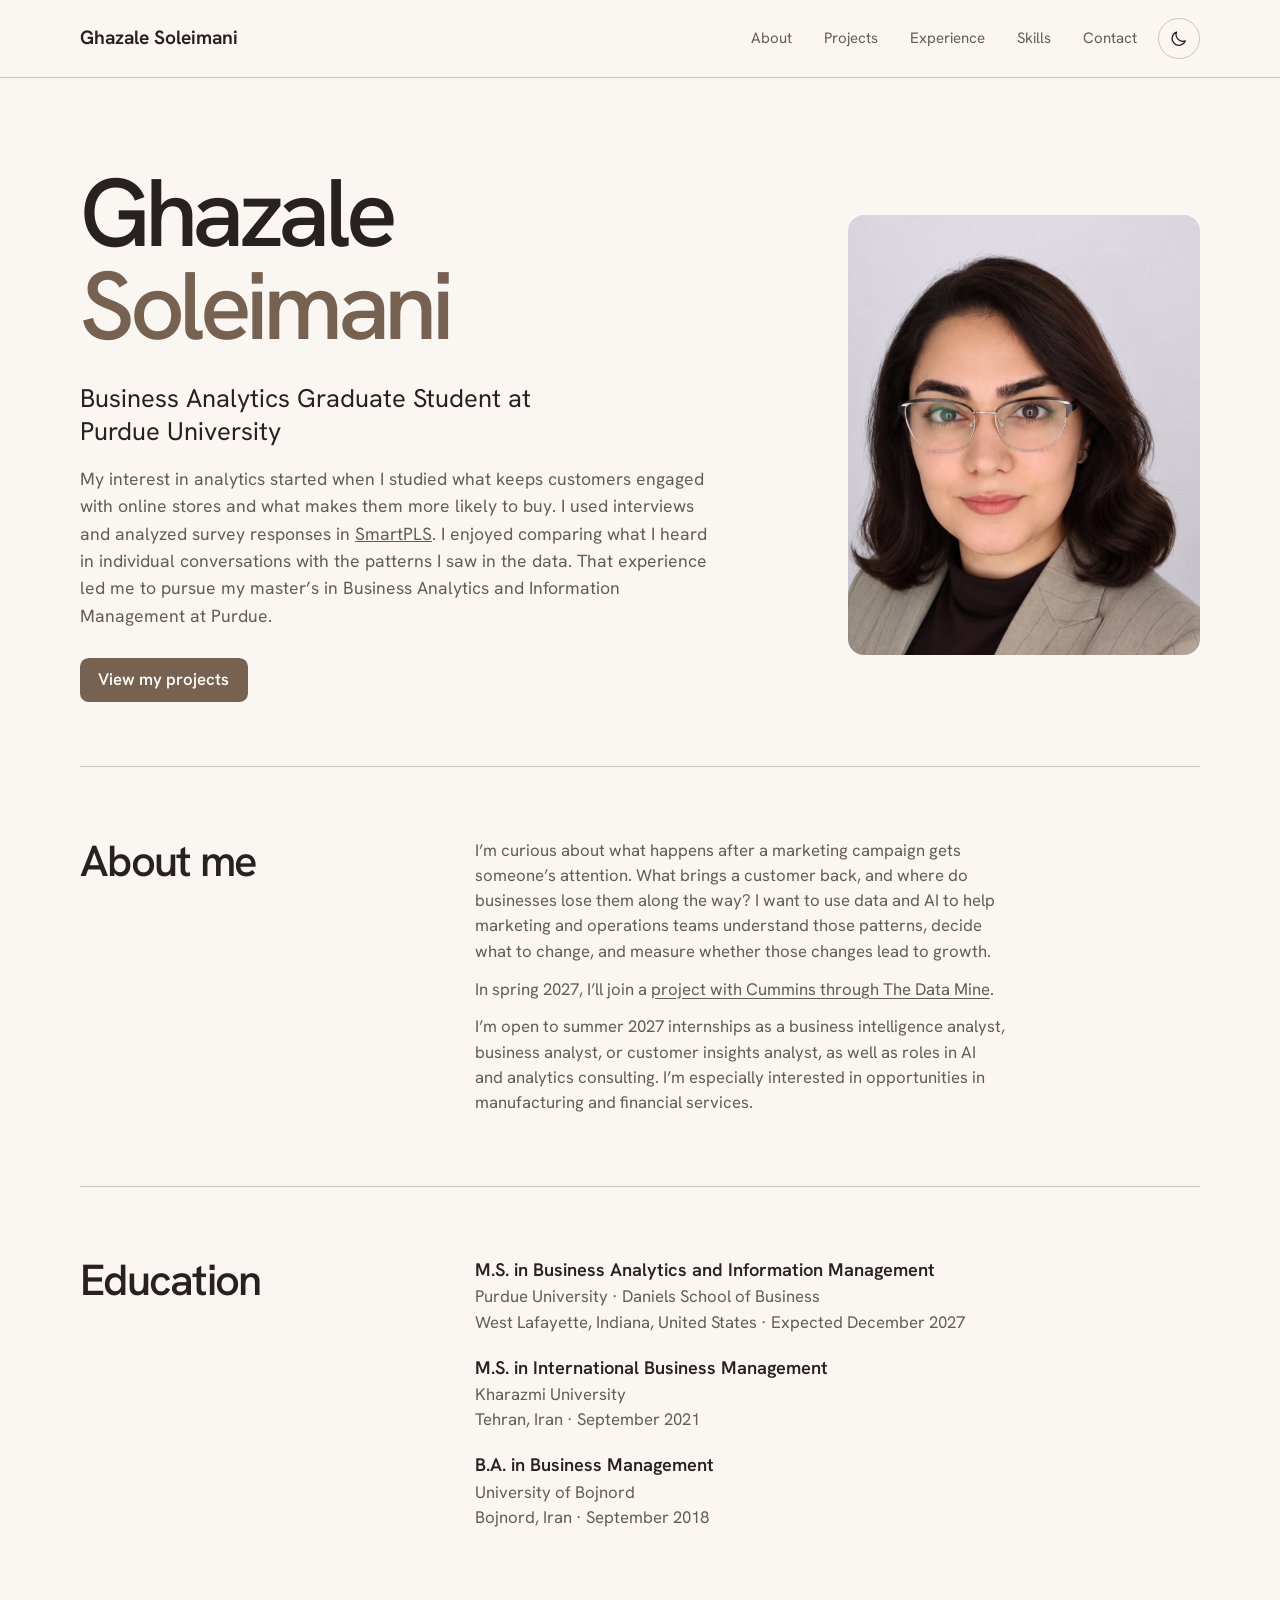
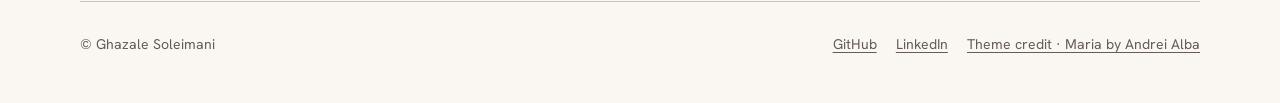
<file: index.html>
<!doctype html><html lang="en"><head><meta charset="utf-8"><meta name="viewport" content="width=device-width,initial-scale=1"><title>Ghazale Soleimani | Business analytics</title><meta name="description" content="Ghazale Soleimani studies business analytics at Purdue and uses customer, survey, and operational data to answer business questions."><script>try {
  const saved = localStorage.getItem('ghazale-portfolio-mode');
  if (saved === 'dark' || saved === 'light') document.documentElement.dataset.mode = saved;
} catch {}</script><link rel="stylesheet" href="assets/style.css"><script defer src="assets/theme.js"></script></head><body><a class="skip" href="#main-content">Skip to content</a><header class="top"><div class="shell toolbar"><a class="brand" href="index.html">Ghazale Soleimani</a><nav class="links" aria-label="Main navigation"><a href="index.html">About</a><a href="projects/index.html">Projects</a><a href="experience/index.html">Experience</a><a href="skills/index.html">Skills</a><a href="contact/index.html">Contact</a></nav><button type="button" id="theme" aria-label="Switch color mode" title="Switch color mode"><svg viewBox="0 0 24 24" aria-hidden="true"><g id="moon"><path d="M20 15.4A8.8 8.8 0 0 1 8.6 4a8.9 8.9 0 1 0 11.4 11.4Z"/></g><g id="sun" class="hide"><circle cx="12" cy="12" r="4"/><path d="M12 2v2m0 16v2M2 12h2m16 0h2M5 5l1.5 1.5m11 11L19 19M19 5l-1.5 1.5m-11 11L5 19"/></g></svg></button></div></header><main class="shell home" tabindex="-1" id="main-content"><section class="hero"><div><h1 tabindex="-1">Ghazale <span>Soleimani</span></h1><p class="role">Business Analytics Graduate Student at Purdue University</p><p class="about-intro">My interest in analytics started when I studied what keeps customers engaged with online stores and what makes them more likely to buy. I used interviews and analyzed survey responses in <a href="skills/index.html">SmartPLS</a>. I enjoyed comparing what I heard in individual conversations with the patterns I saw in the data. That experience led me to pursue my master’s in Business Analytics and Information Management at Purdue.</p><div class="actions"><a class="btn primary" href="projects/index.html">View my projects</a></div></div><img class="portrait" src="assets/ghazale-soleimani.jpg" alt="Portrait of Ghazale Soleimani" width="800" height="800"></section><section class="section split"><h2>About me</h2><div class="study-copy"><p>I’m curious about what happens after a marketing campaign gets someone’s attention. What brings a customer back, and where do businesses lose them along the way? I want to use data and AI to help marketing and operations teams understand those patterns, decide what to change, and measure whether those changes lead to growth.</p><p>In spring 2027, I’ll join a <a href="experience/index.html">project with Cummins through The Data Mine</a>.</p><p>I’m open to summer 2027 internships as a business intelligence analyst, business analyst, or customer insights analyst, as well as roles in AI and analytics consulting. I’m especially interested in opportunities in manufacturing and financial services.</p></div></section><section class="section split"><h2>Education</h2><div class="study-copy"><ul class="school-list"><li><strong>M.S. in Business Analytics and Information Management</strong><span>Purdue University · Daniels School of Business</span><br><span>West Lafayette, Indiana, United States · Expected December 2027</span></li><li><strong>M.S. in International Business Management</strong><span>Kharazmi University</span><br><span>Tehran, Iran · September 2021</span></li><li><strong>B.A. in Business Management</strong><span>University of Bojnord</span><br><span>Bojnord, Iran · September 2018</span></li></ul></div></section></main><footer class="shell"><span>© Ghazale Soleimani</span><div class="foot-links"><a href="https://github.com/ghazalesole">GitHub</a><a href="https://www.linkedin.com/in/ghazale-s/">LinkedIn</a><a href="https://github.com/xocothemes/maria">Theme credit · Maria by Andrei Alba</a></div></footer></body></html>
</file>
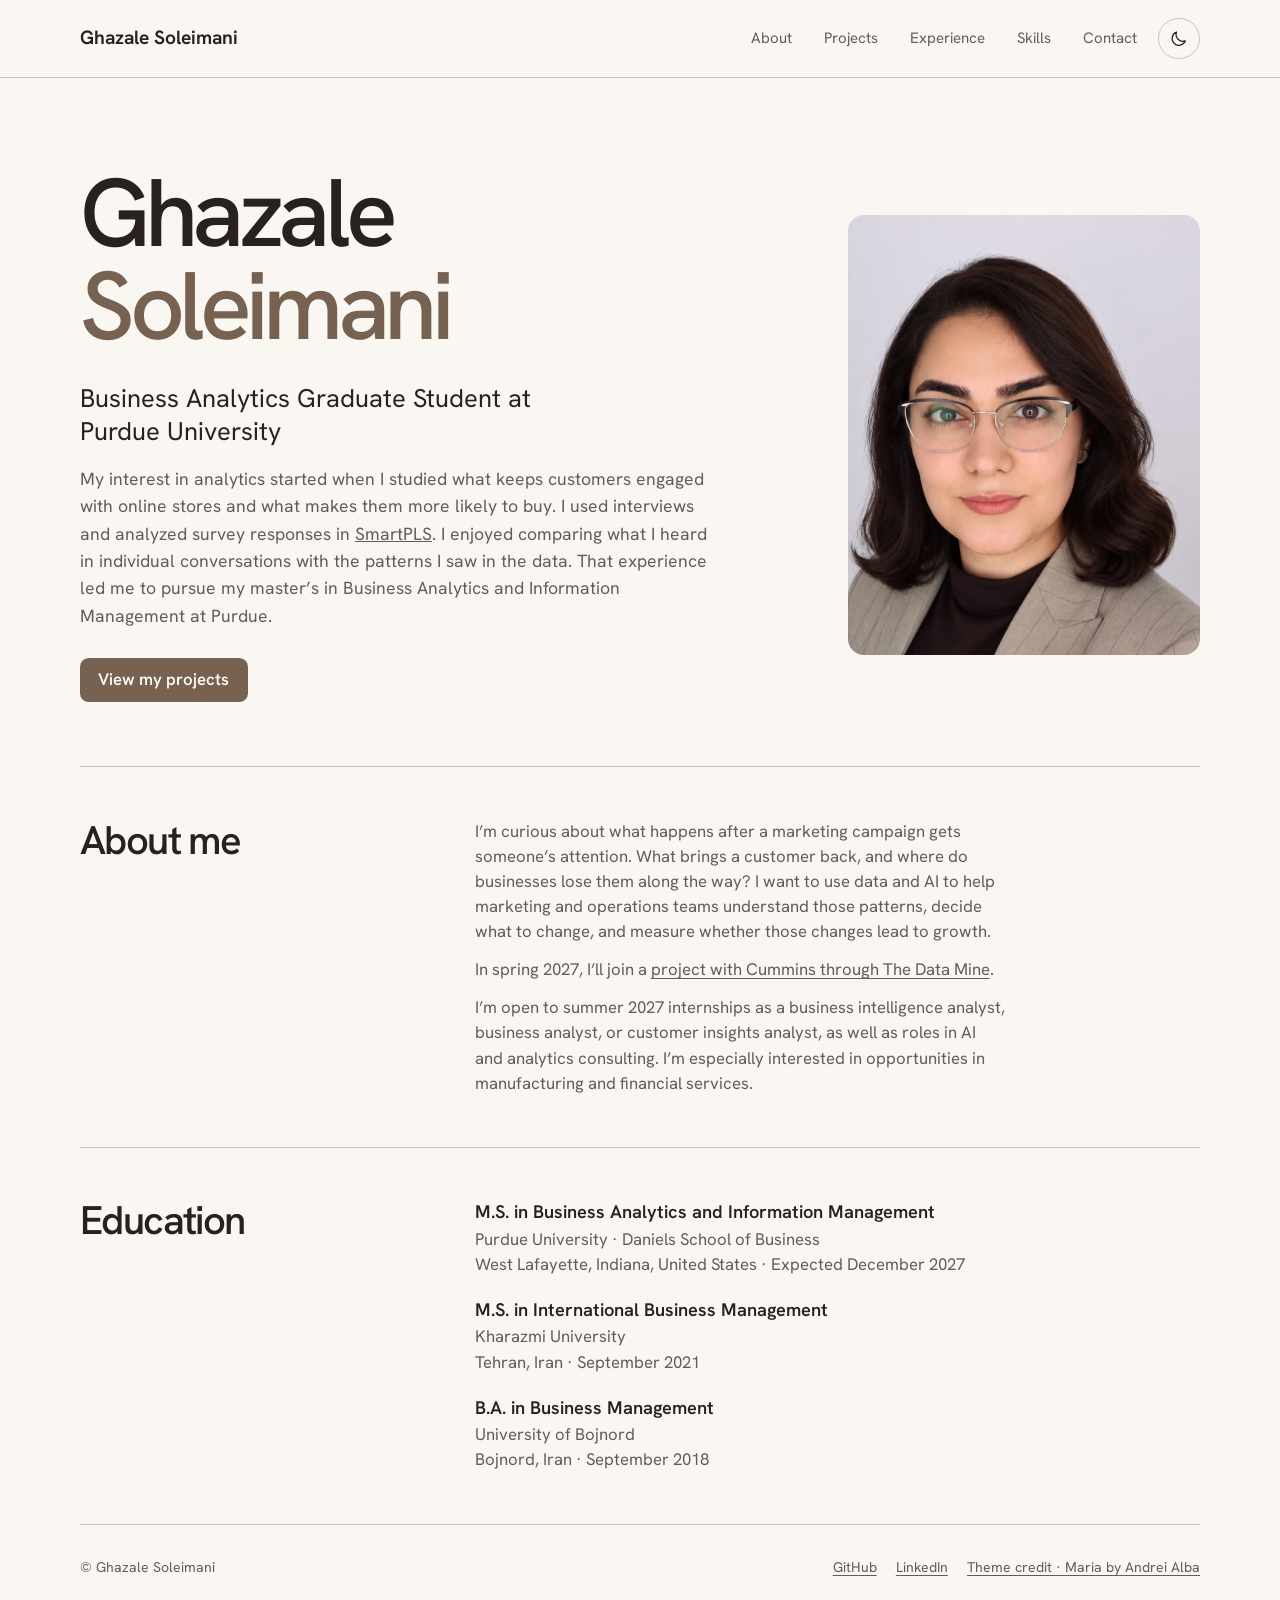
<file: about/index.html>
<!doctype html><html lang="en"><head><meta charset="utf-8"><meta name="viewport" content="width=device-width,initial-scale=1"><title>About Ghazale Soleimani</title><meta name="description" content="Ghazale’s path from business management and customer research to business analytics at Purdue."><script>try {
  const saved = localStorage.getItem('ghazale-portfolio-mode');
  if (saved === 'dark' || saved === 'light') document.documentElement.dataset.mode = saved;
} catch {}</script><link rel="stylesheet" href="../assets/style.css"><script defer src="../assets/theme.js"></script></head><body><a class="skip" href="#main-content">Skip to content</a><header class="top"><div class="shell toolbar"><a class="brand" href="../index.html">Ghazale Soleimani</a><nav class="links" aria-label="Main navigation"><a href="../index.html">About</a><a href="../projects/index.html">Projects</a><a href="../experience/index.html">Experience</a><a href="../skills/index.html">Skills</a><a href="../contact/index.html">Contact</a></nav><button type="button" id="theme" aria-label="Switch color mode" title="Switch color mode"><svg viewBox="0 0 24 24" aria-hidden="true"><g id="moon"><path d="M20 15.4A8.8 8.8 0 0 1 8.6 4a8.9 8.9 0 1 0 11.4 11.4Z"/></g><g id="sun" class="hide"><circle cx="12" cy="12" r="4"/><path d="M12 2v2m0 16v2M2 12h2m16 0h2M5 5l1.5 1.5m11 11L19 19M19 5l-1.5 1.5m-11 11L5 19"/></g></svg></button></div></header><main class="shell about" tabindex="-1" id="main-content"><section class="hero"><div><h1 tabindex="-1">Ghazale <span>Soleimani</span></h1><p class="role">Business Analytics Graduate Student at Purdue University</p><p class="about-intro">My interest in analytics started when I studied what keeps customers engaged with online stores and what makes them more likely to buy. I used interviews and analyzed survey responses in <a href="../skills/index.html">SmartPLS</a>. I enjoyed comparing what I heard in individual conversations with the patterns I saw in the data. That experience led me to pursue my master’s in Business Analytics and Information Management at Purdue.</p><div class="actions"><a class="btn primary" href="../projects/index.html">View my projects</a></div></div><img class="portrait" src="../assets/ghazale-soleimani.jpg" alt="Portrait of Ghazale Soleimani" width="800" height="800"></section><section class="section split"><h2>About me</h2><div class="study-copy"><p>I’m curious about what happens after a marketing campaign gets someone’s attention. What brings a customer back, and where do businesses lose them along the way? I want to use data and AI to help marketing and operations teams understand those patterns, decide what to change, and measure whether those changes lead to growth.</p><p>In spring 2027, I’ll join a <a href="../experience/index.html">project with Cummins through The Data Mine</a>.</p><p>I’m open to summer 2027 internships as a business intelligence analyst, business analyst, or customer insights analyst, as well as roles in AI and analytics consulting. I’m especially interested in opportunities in manufacturing and financial services.</p></div></section><section class="section split"><h2>Education</h2><div class="study-copy"><ul class="school-list"><li><strong>M.S. in Business Analytics and Information Management</strong><span>Purdue University · Daniels School of Business</span><br><span>West Lafayette, Indiana, United States · Expected December 2027</span></li><li><strong>M.S. in International Business Management</strong><span>Kharazmi University</span><br><span>Tehran, Iran · September 2021</span></li><li><strong>B.A. in Business Management</strong><span>University of Bojnord</span><br><span>Bojnord, Iran · September 2018</span></li></ul></div></section></main><footer class="shell"><span>© Ghazale Soleimani</span><div class="foot-links"><a href="https://github.com/ghazalesole">GitHub</a><a href="https://www.linkedin.com/in/ghazale-s/">LinkedIn</a><a href="https://github.com/xocothemes/maria">Theme credit · Maria by Andrei Alba</a></div></footer></body></html>
</file>
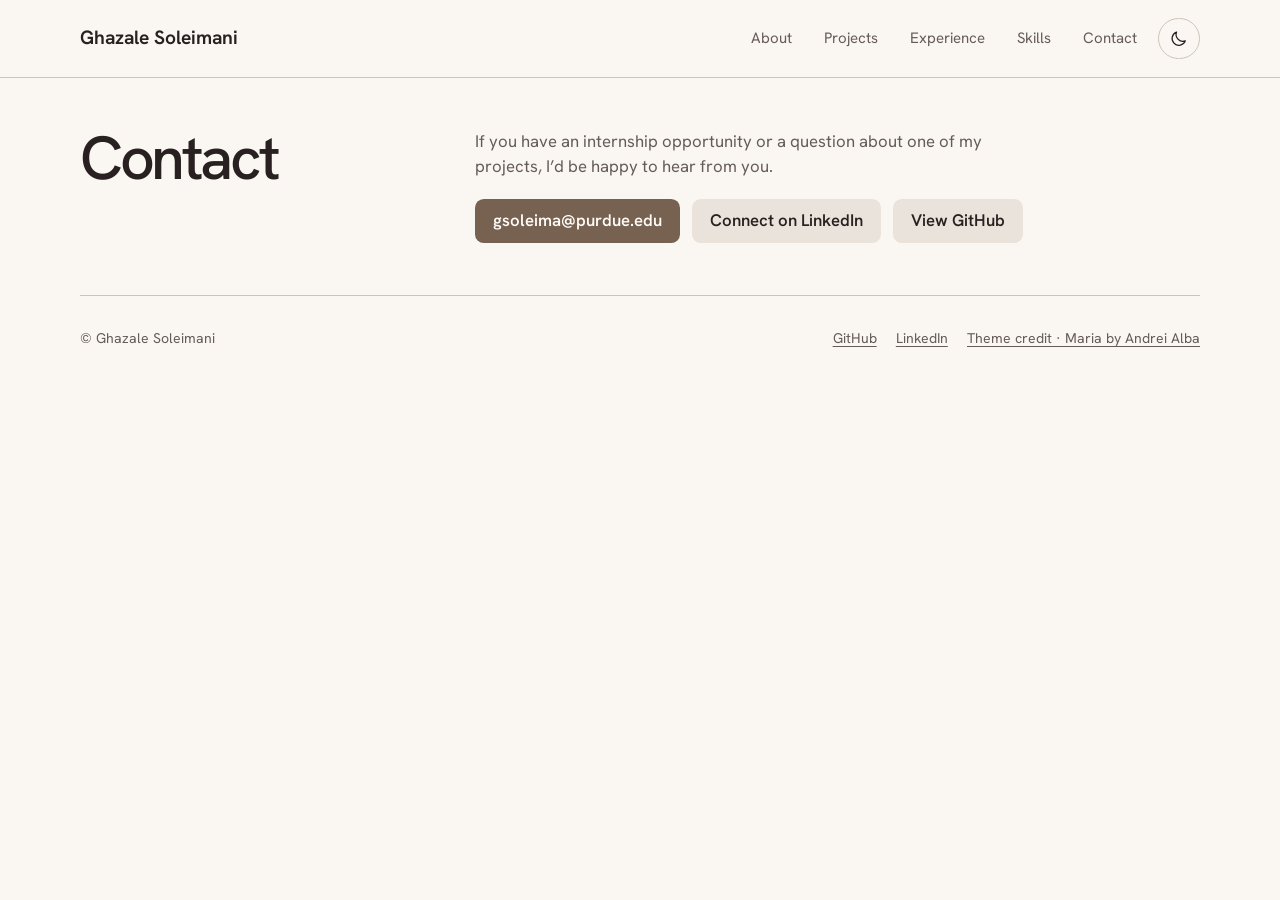
<file: contact/index.html>
<!doctype html><html lang="en"><head><meta charset="utf-8"><meta name="viewport" content="width=device-width,initial-scale=1"><title>Contact | Ghazale Soleimani</title><meta name="description" content="Contact Ghazale Soleimani by email or on LinkedIn."><script>try {
  const saved = localStorage.getItem('ghazale-portfolio-mode');
  if (saved === 'dark' || saved === 'light') document.documentElement.dataset.mode = saved;
} catch {}</script><link rel="stylesheet" href="../assets/style.css"><script defer src="../assets/theme.js"></script></head><body><a class="skip" href="#main-content">Skip to content</a><header class="top"><div class="shell toolbar"><a class="brand" href="../index.html">Ghazale Soleimani</a><nav class="links" aria-label="Main navigation"><a href="../index.html">About</a><a href="../projects/index.html">Projects</a><a href="../experience/index.html">Experience</a><a href="../skills/index.html">Skills</a><a href="index.html">Contact</a></nav><button type="button" id="theme" aria-label="Switch color mode" title="Switch color mode"><svg viewBox="0 0 24 24" aria-hidden="true"><g id="moon"><path d="M20 15.4A8.8 8.8 0 0 1 8.6 4a8.9 8.9 0 1 0 11.4 11.4Z"/></g><g id="sun" class="hide"><circle cx="12" cy="12" r="4"/><path d="M12 2v2m0 16v2M2 12h2m16 0h2M5 5l1.5 1.5m11 11L19 19M19 5l-1.5 1.5m-11 11L5 19"/></g></svg></button></div></header><main class="shell study" tabindex="-1" id="main-content"><section class="section split" id="contact"><h1 tabindex="-1" style="font-size:clamp(2.2rem,5vw,3.8rem)">Contact</h1><div class="profile-copy"><p>If you have an internship opportunity or a question about one of my projects, I’d be happy to hear from you.</p><div class="actions"><a class="btn primary" href="mailto:gsoleima@purdue.edu">gsoleima@purdue.edu</a><a class="btn" href="https://www.linkedin.com/in/ghazale-s/">Connect on LinkedIn</a><a class="btn" href="https://github.com/ghazalesole">View GitHub</a></div></div></section></main><footer class="shell"><span>© Ghazale Soleimani</span><div class="foot-links"><a href="https://github.com/ghazalesole">GitHub</a><a href="https://www.linkedin.com/in/ghazale-s/">LinkedIn</a><a href="https://github.com/xocothemes/maria">Theme credit · Maria by Andrei Alba</a></div></footer></body></html>
</file>
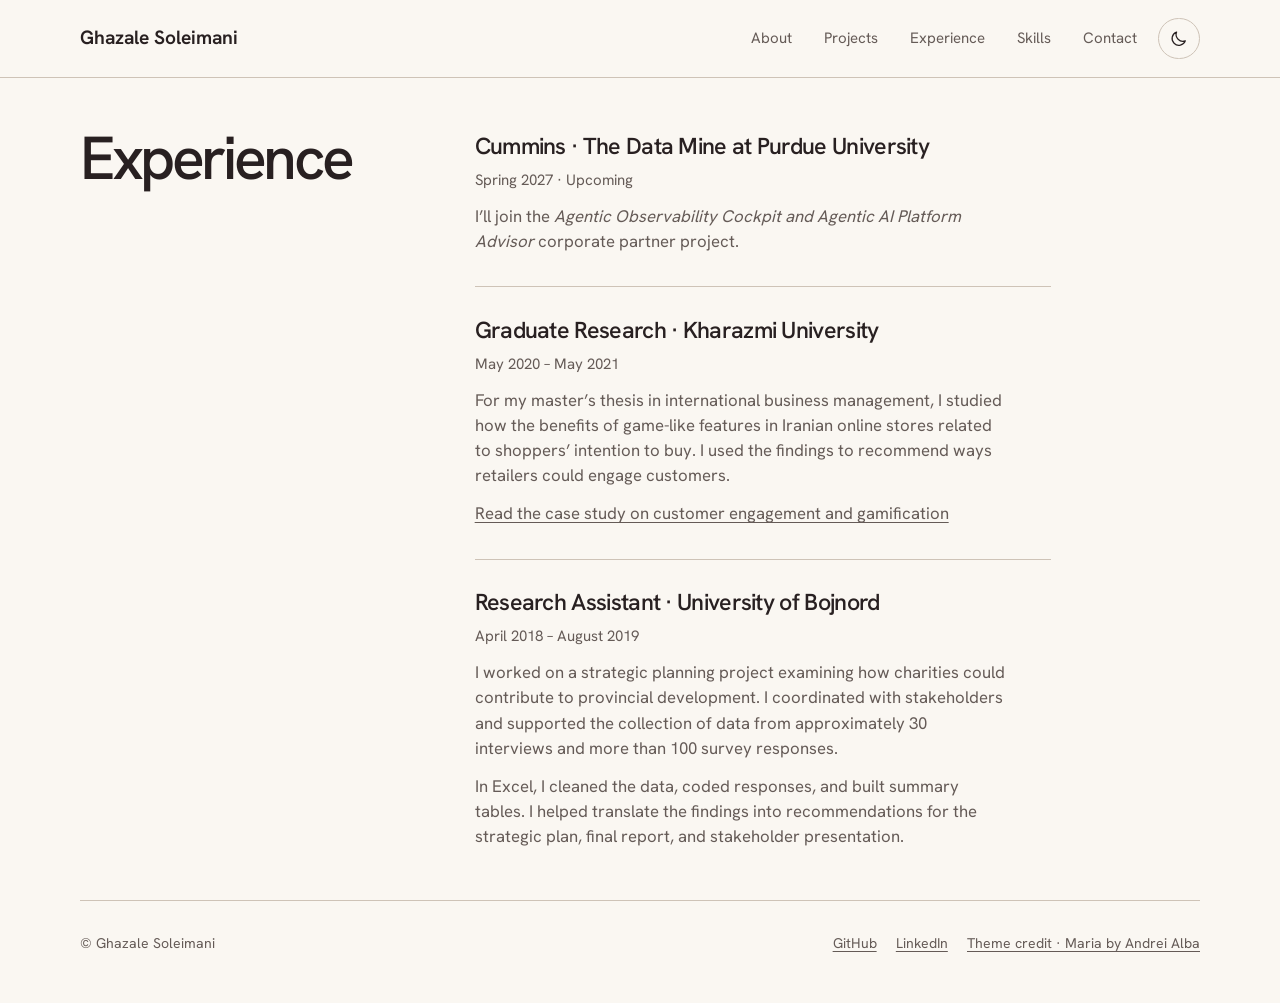
<file: experience/index.html>
<!doctype html><html lang="en"><head><meta charset="utf-8"><meta name="viewport" content="width=device-width,initial-scale=1"><title>Experience | Ghazale Soleimani</title><meta name="description" content="Ghazale Soleimani’s upcoming Cummins project through The Data Mine and previous research experience."><script>try {
  const saved = localStorage.getItem('ghazale-portfolio-mode');
  if (saved === 'dark' || saved === 'light') document.documentElement.dataset.mode = saved;
} catch {}</script><link rel="stylesheet" href="../assets/style.css"><script defer src="../assets/theme.js"></script></head><body><a class="skip" href="#main-content">Skip to content</a><header class="top"><div class="shell toolbar"><a class="brand" href="../index.html">Ghazale Soleimani</a><nav class="links" aria-label="Main navigation"><a href="../index.html">About</a><a href="../projects/index.html">Projects</a><a href="index.html">Experience</a><a href="../skills/index.html">Skills</a><a href="../contact/index.html">Contact</a></nav><button type="button" id="theme" aria-label="Switch color mode" title="Switch color mode"><svg viewBox="0 0 24 24" aria-hidden="true"><g id="moon"><path d="M20 15.4A8.8 8.8 0 0 1 8.6 4a8.9 8.9 0 1 0 11.4 11.4Z"/></g><g id="sun" class="hide"><circle cx="12" cy="12" r="4"/><path d="M12 2v2m0 16v2M2 12h2m16 0h2M5 5l1.5 1.5m11 11L19 19M19 5l-1.5 1.5m-11 11L5 19"/></g></svg></button></div></header><main class="shell study" tabindex="-1" id="main-content"><section class="section split" id="experience"><h1 tabindex="-1" style="font-size:clamp(2.2rem,5vw,3.8rem)">Experience</h1><div class="profile-copy">
<article aria-label="Upcoming corporate partner project">
<h3>Cummins · The Data Mine at Purdue University</h3>
<p class="period">Spring 2027 · Upcoming</p>
<p>I’ll join the <em>Agentic Observability Cockpit and Agentic AI Platform Advisor</em> corporate partner project.</p>
</article>
<article style="margin-top:2rem;padding-top:1.6rem;border-top:1px solid var(--rule)">
<h3>Graduate Research · Kharazmi University</h3>
<p class="period">May 2020 – May 2021</p>
<p>For my master’s thesis in international business management, I studied how the benefits of game-like features in Iranian online stores related to shoppers’ intention to buy. I used the findings to recommend ways retailers could engage customers.</p>
<p><a href="../projects/shopping-incentives/index.html">Read the case study on customer engagement and gamification</a></p>
</article>
<article style="margin-top:2rem;padding-top:1.6rem;border-top:1px solid var(--rule)">
<h3>Research Assistant · University of Bojnord</h3><p class="period">April 2018 – August 2019</p>
<p>I worked on a strategic planning project examining how charities could contribute to provincial development. I coordinated with stakeholders and supported the collection of data from approximately 30 interviews and more than 100 survey responses.</p>
<p>In Excel, I cleaned the data, coded responses, and built summary tables. I helped translate the findings into recommendations for the strategic plan, final report, and stakeholder presentation.</p>
</article></div></section></main><footer class="shell"><span>© Ghazale Soleimani</span><div class="foot-links"><a href="https://github.com/ghazalesole">GitHub</a><a href="https://www.linkedin.com/in/ghazale-s/">LinkedIn</a><a href="https://github.com/xocothemes/maria">Theme credit · Maria by Andrei Alba</a></div></footer></body></html>
</file>
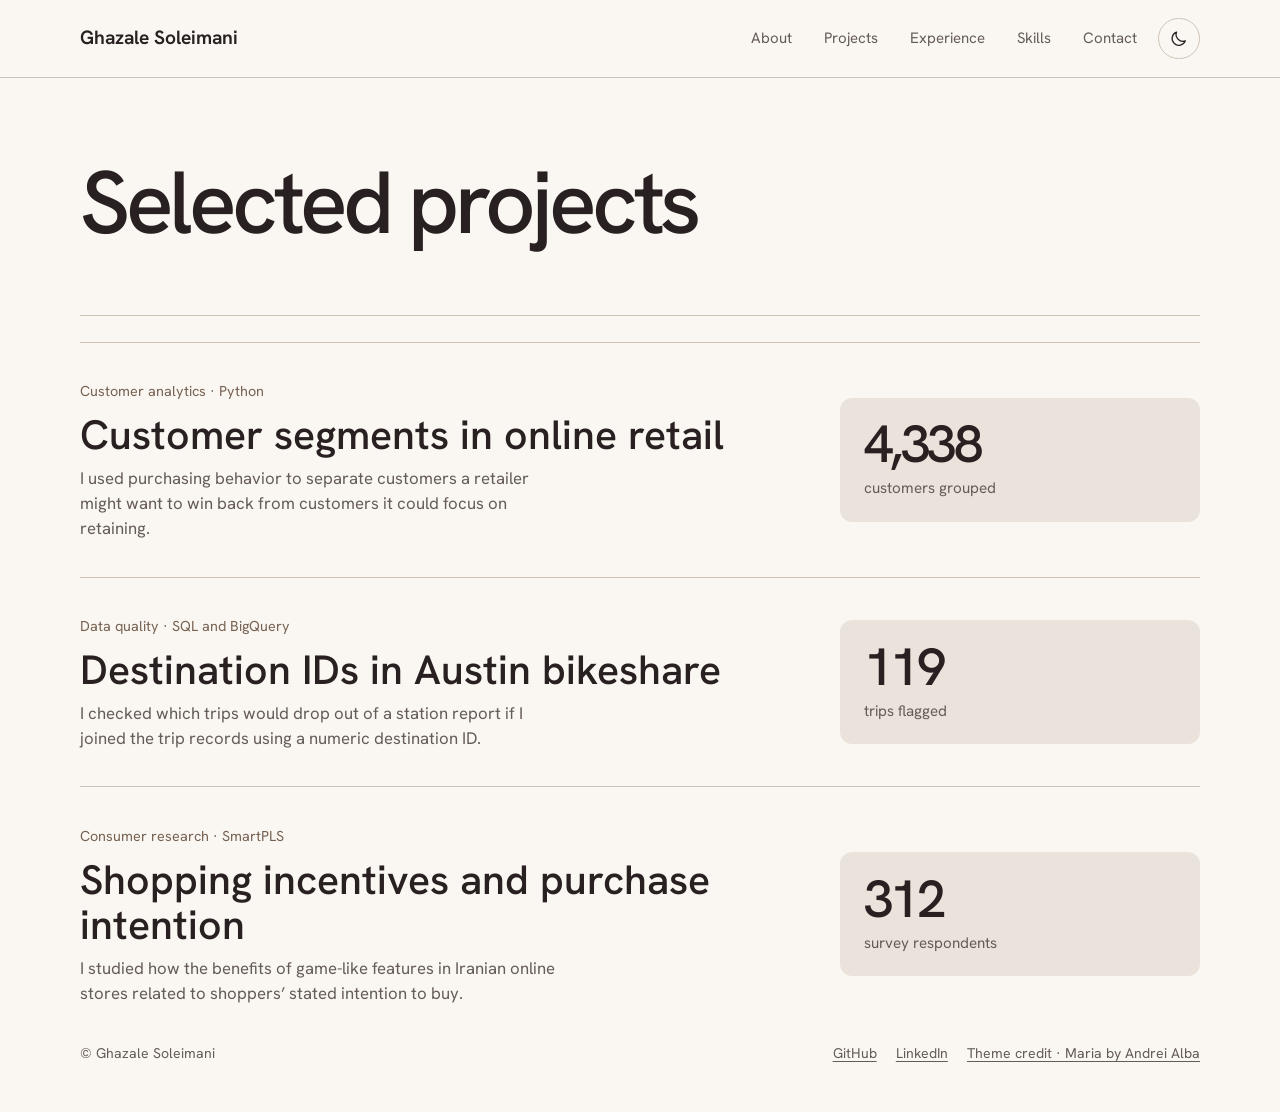
<file: projects/index.html>
<!doctype html><html lang="en"><head><meta charset="utf-8"><meta name="viewport" content="width=device-width,initial-scale=1"><title>Projects | Ghazale Soleimani</title><meta name="description" content="Selected business analytics projects by Ghazale Soleimani."><script>try {
  const saved = localStorage.getItem('ghazale-portfolio-mode');
  if (saved === 'dark' || saved === 'light') document.documentElement.dataset.mode = saved;
} catch {}</script><link rel="stylesheet" href="../assets/style.css"><script defer src="../assets/theme.js"></script></head><body><a class="skip" href="#main-content">Skip to content</a><header class="top"><div class="shell toolbar"><a class="brand" href="../index.html">Ghazale Soleimani</a><nav class="links" aria-label="Main navigation"><a href="../index.html">About</a><a href="index.html">Projects</a><a href="../experience/index.html">Experience</a><a href="../skills/index.html">Skills</a><a href="../contact/index.html">Contact</a></nav><button type="button" id="theme" aria-label="Switch color mode" title="Switch color mode"><svg viewBox="0 0 24 24" aria-hidden="true"><g id="moon"><path d="M20 15.4A8.8 8.8 0 0 1 8.6 4a8.9 8.9 0 1 0 11.4 11.4Z"/></g><g id="sun" class="hide"><circle cx="12" cy="12" r="4"/><path d="M12 2v2m0 16v2M2 12h2m16 0h2M5 5l1.5 1.5m11 11L19 19M19 5l-1.5 1.5m-11 11L5 19"/></g></svg></button></div></header><main class="shell study" tabindex="-1" id="main-content"><div class="page-head"><h1 tabindex="-1">Selected projects</h1></div><div class="work-list"><a class="work-entry" href="retail-segmentation/index.html"><div><span class="meta">Customer analytics · Python</span><h3>Customer segments in online retail</h3><p class="summary">I used purchasing behavior to separate customers a retailer might want to win back from customers it could focus on retaining.</p></div><div class="result-tile"><strong>4,338</strong> <span>customers grouped</span></div></a><a class="work-entry" href="austin-bikeshare/index.html"><div><span class="meta">Data quality · SQL and BigQuery</span><h3>Destination IDs in Austin bikeshare</h3><p class="summary">I checked which trips would drop out of a station report if I joined the trip records using a numeric destination ID.</p></div><div class="result-tile"><strong>119</strong> <span>trips flagged</span></div></a><a class="work-entry" href="shopping-incentives/index.html"><div><span class="meta">Consumer research · SmartPLS</span><h3>Shopping incentives and purchase intention</h3><p class="summary">I studied how the benefits of game-like features in Iranian online stores related to shoppers’ stated intention to buy.</p></div><div class="result-tile"><strong>312</strong> <span>survey respondents</span></div></a></div></main><footer class="shell"><span>© Ghazale Soleimani</span><div class="foot-links"><a href="https://github.com/ghazalesole">GitHub</a><a href="https://www.linkedin.com/in/ghazale-s/">LinkedIn</a><a href="https://github.com/xocothemes/maria">Theme credit · Maria by Andrei Alba</a></div></footer></body></html>
</file>
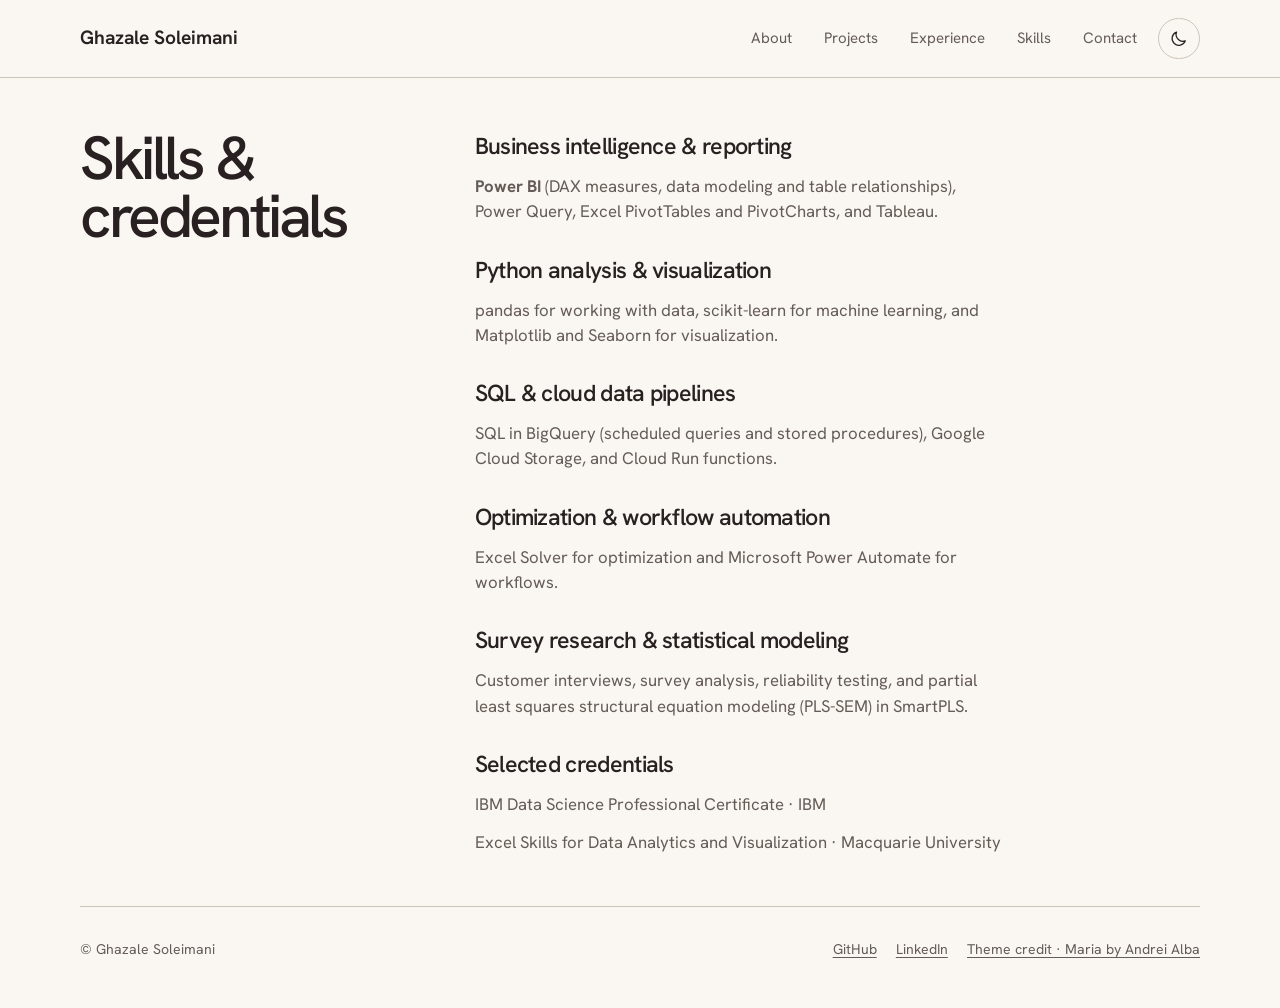
<file: skills/index.html>
<!doctype html><html lang="en"><head><meta charset="utf-8"><meta name="viewport" content="width=device-width,initial-scale=1"><title>Skills | Ghazale Soleimani</title><meta name="description" content="Ghazale Soleimani’s analytics tools, research methods and credentials."><script>try {
  const saved = localStorage.getItem('ghazale-portfolio-mode');
  if (saved === 'dark' || saved === 'light') document.documentElement.dataset.mode = saved;
} catch {}</script><link rel="stylesheet" href="../assets/style.css"><script defer src="../assets/theme.js"></script></head><body><a class="skip" href="#main-content">Skip to content</a><header class="top"><div class="shell toolbar"><a class="brand" href="../index.html">Ghazale Soleimani</a><nav class="links" aria-label="Main navigation"><a href="../index.html">About</a><a href="../projects/index.html">Projects</a><a href="../experience/index.html">Experience</a><a href="index.html">Skills</a><a href="../contact/index.html">Contact</a></nav><button type="button" id="theme" aria-label="Switch color mode" title="Switch color mode"><svg viewBox="0 0 24 24" aria-hidden="true"><g id="moon"><path d="M20 15.4A8.8 8.8 0 0 1 8.6 4a8.9 8.9 0 1 0 11.4 11.4Z"/></g><g id="sun" class="hide"><circle cx="12" cy="12" r="4"/><path d="M12 2v2m0 16v2M2 12h2m16 0h2M5 5l1.5 1.5m11 11L19 19M19 5l-1.5 1.5m-11 11L5 19"/></g></svg></button></div></header><main class="shell study" tabindex="-1" id="main-content"><section class="section split" id="skills"><h1 tabindex="-1" style="font-size:clamp(2.2rem,5vw,3.8rem)">Skills &amp; credentials</h1><div class="profile-copy">
<h3>Business intelligence &amp; reporting</h3>
<p><strong>Power BI</strong> (DAX measures, data modeling and table relationships), Power Query, Excel PivotTables and PivotCharts, and Tableau.</p>
<h3>Python analysis &amp; visualization</h3>
<p>pandas for working with data, scikit-learn for machine learning, and Matplotlib and Seaborn for visualization.</p>
<h3>SQL &amp; cloud data pipelines</h3>
<p>SQL in BigQuery (scheduled queries and stored procedures), Google Cloud Storage, and Cloud Run functions.</p>
<h3>Optimization &amp; workflow automation</h3>
<p>Excel Solver for optimization and Microsoft Power Automate for workflows.</p>
<h3>Survey research &amp; statistical modeling</h3>
<p>Customer interviews, survey analysis, reliability testing, and partial least squares structural equation modeling (PLS-SEM) in SmartPLS.</p>
<h3>Selected credentials</h3><p>IBM Data Science Professional Certificate · IBM</p><p>Excel Skills for Data Analytics and Visualization · Macquarie University</p></div></section></main><footer class="shell"><span>© Ghazale Soleimani</span><div class="foot-links"><a href="https://github.com/ghazalesole">GitHub</a><a href="https://www.linkedin.com/in/ghazale-s/">LinkedIn</a><a href="https://github.com/xocothemes/maria">Theme credit · Maria by Andrei Alba</a></div></footer></body></html>
</file>
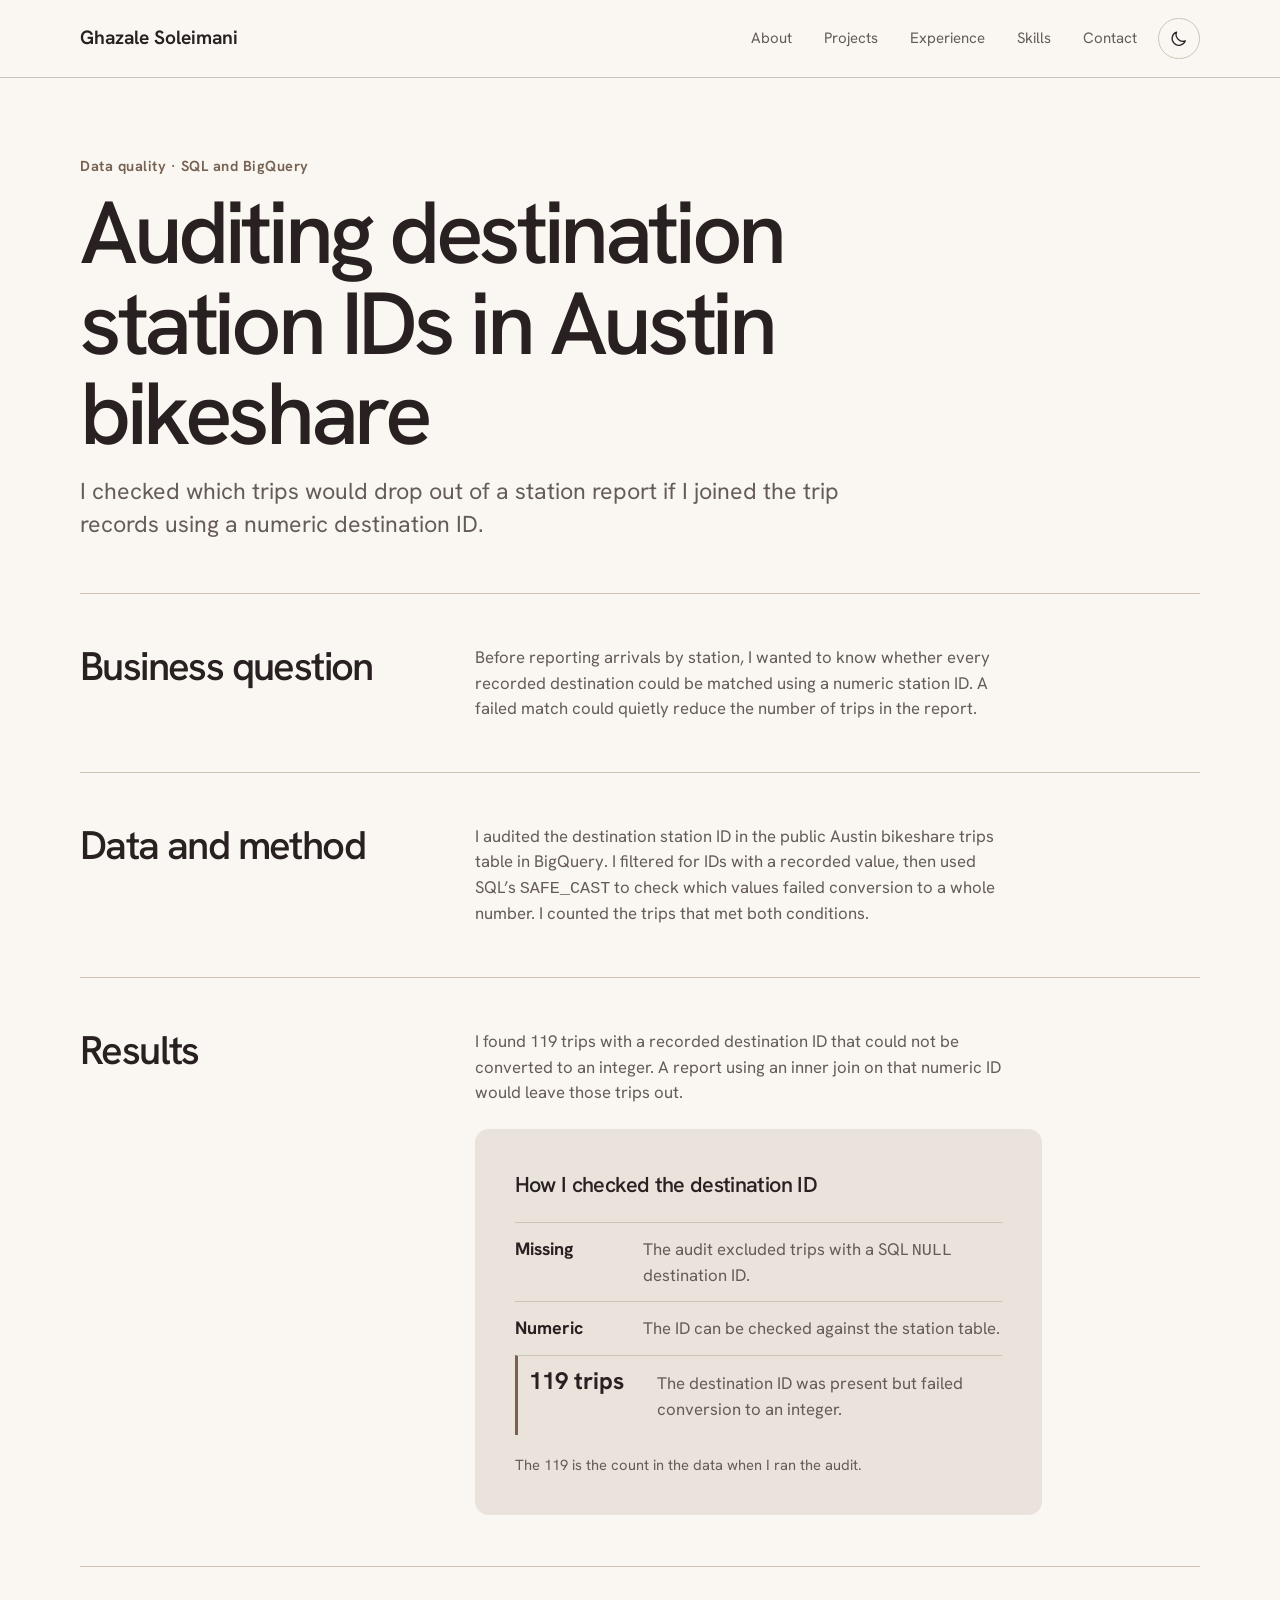
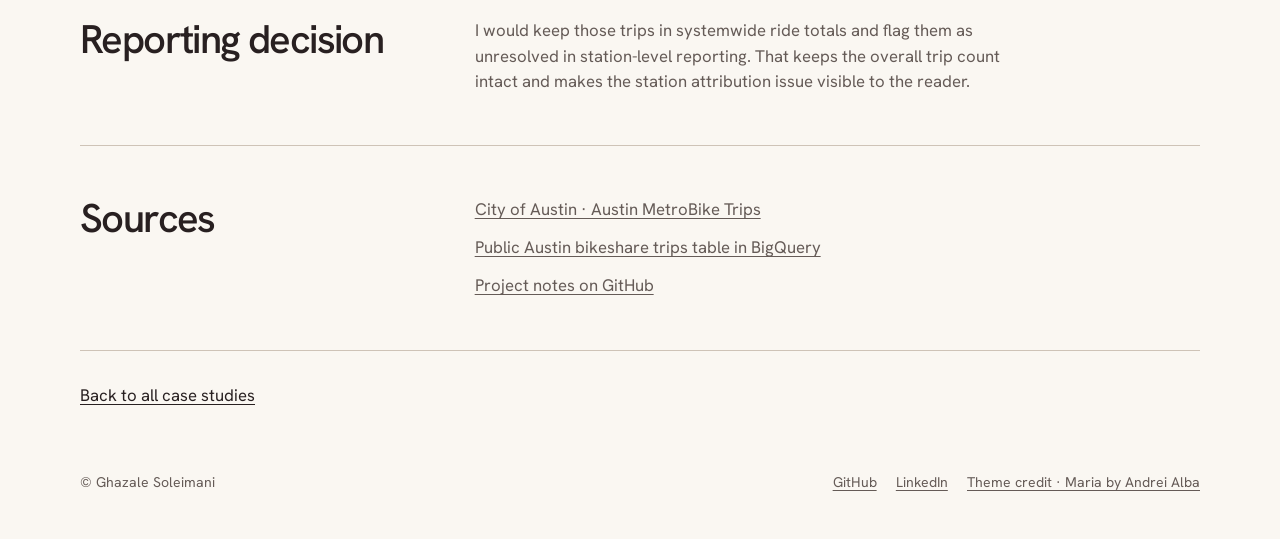
<file: projects/austin-bikeshare/index.html>
<!doctype html><html lang="en"><head><meta charset="utf-8"><meta name="viewport" content="width=device-width,initial-scale=1"><title>Auditing destination station IDs in Austin bikeshare</title><meta name="description" content="I checked which trips would drop out of a station report if I joined the trip records using a numeric destination ID."><script>try {
  const saved = localStorage.getItem('ghazale-portfolio-mode');
  if (saved === 'dark' || saved === 'light') document.documentElement.dataset.mode = saved;
} catch {}</script><link rel="stylesheet" href="../../assets/style.css"><script defer src="../../assets/theme.js"></script></head><body><a class="skip" href="#main-content">Skip to content</a><header class="top"><div class="shell toolbar"><a class="brand" href="../../index.html">Ghazale Soleimani</a><nav class="links" aria-label="Main navigation"><a href="../../index.html">About</a><a href="../index.html">Projects</a><a href="../../experience/index.html">Experience</a><a href="../../skills/index.html">Skills</a><a href="../../contact/index.html">Contact</a></nav><button type="button" id="theme" aria-label="Switch color mode" title="Switch color mode"><svg viewBox="0 0 24 24" aria-hidden="true"><g id="moon"><path d="M20 15.4A8.8 8.8 0 0 1 8.6 4a8.9 8.9 0 1 0 11.4 11.4Z"/></g><g id="sun" class="hide"><circle cx="12" cy="12" r="4"/><path d="M12 2v2m0 16v2M2 12h2m16 0h2M5 5l1.5 1.5m11 11L19 19M19 5l-1.5 1.5m-11 11L5 19"/></g></svg></button></div></header><main class="shell study" tabindex="-1" id="main-content"><div class="page-head"><p class="eyebrow">Data quality · SQL and BigQuery</p><h1 tabindex="-1">Auditing destination station IDs in Austin bikeshare</h1><p class="intro">I checked which trips would drop out of a station report if I joined the trip records using a numeric destination ID.</p></div><section class="section split"><h2>Business question</h2><div class="study-copy"><p>Before reporting arrivals by station, I wanted to know whether every recorded destination could be matched using a numeric station ID. A failed match could quietly reduce the number of trips in the report.</p></div></section><section class="section split"><h2>Data and method</h2><div class="study-copy"><p>I audited the destination station ID in the public Austin bikeshare trips table in BigQuery. I filtered for IDs with a recorded value, then used SQL’s <code>SAFE_CAST</code> to check which values failed conversion to a whole number. I counted the trips that met both conditions.</p></div></section><section class="section split"><h2>Results</h2><div class="study-copy"><p>I found 119 trips with a recorded destination ID that could not be converted to an integer. A report using an inner join on that numeric ID would leave those trips out.</p><figure class="figure"><h3>How I checked the destination ID</h3><ul class="flow"><li><b>Missing</b><span>The audit excluded trips with a SQL <code>NULL</code> destination ID.</span></li><li><b>Numeric</b><span>The ID can be checked against the station table.</span></li><li class="focus"><b>119 trips</b><span>The destination ID was present but failed conversion to an integer.</span></li></ul><figcaption>The 119 is the count in the data when I ran the audit.</figcaption></figure></div></section><section class="section split"><h2>Reporting decision</h2><div class="study-copy"><p>I would keep those trips in systemwide ride totals and flag them as unresolved in station-level reporting. That keeps the overall trip count intact and makes the station attribution issue visible to the reader.</p></div></section><section class="section split"><h2>Sources</h2><div class="study-copy"><p><a href="https://data.austintexas.gov/Transportation-and-Mobility/Austin-MetroBike-Trips/tyfh-5r8s">City of Austin · Austin MetroBike Trips</a></p><p><a href="https://console.cloud.google.com/bigquery?p=bigquery-public-data&amp;d=austin_bikeshare&amp;t=bikeshare_trips&amp;page=table">Public Austin bikeshare trips table in BigQuery</a></p><p><a href="https://github.com/ghazalesole/ghazalesole.github.io/tree/HEAD/projects/austin-bikeshare">Project notes on GitHub</a></p></div></section><p style="margin:2rem 0"><a class="backlink" href="../index.html">Back to all case studies</a></p></main><footer class="shell"><span>© Ghazale Soleimani</span><div class="foot-links"><a href="https://github.com/ghazalesole">GitHub</a><a href="https://www.linkedin.com/in/ghazale-s/">LinkedIn</a><a href="https://github.com/xocothemes/maria">Theme credit · Maria by Andrei Alba</a></div></footer></body></html>
</file>
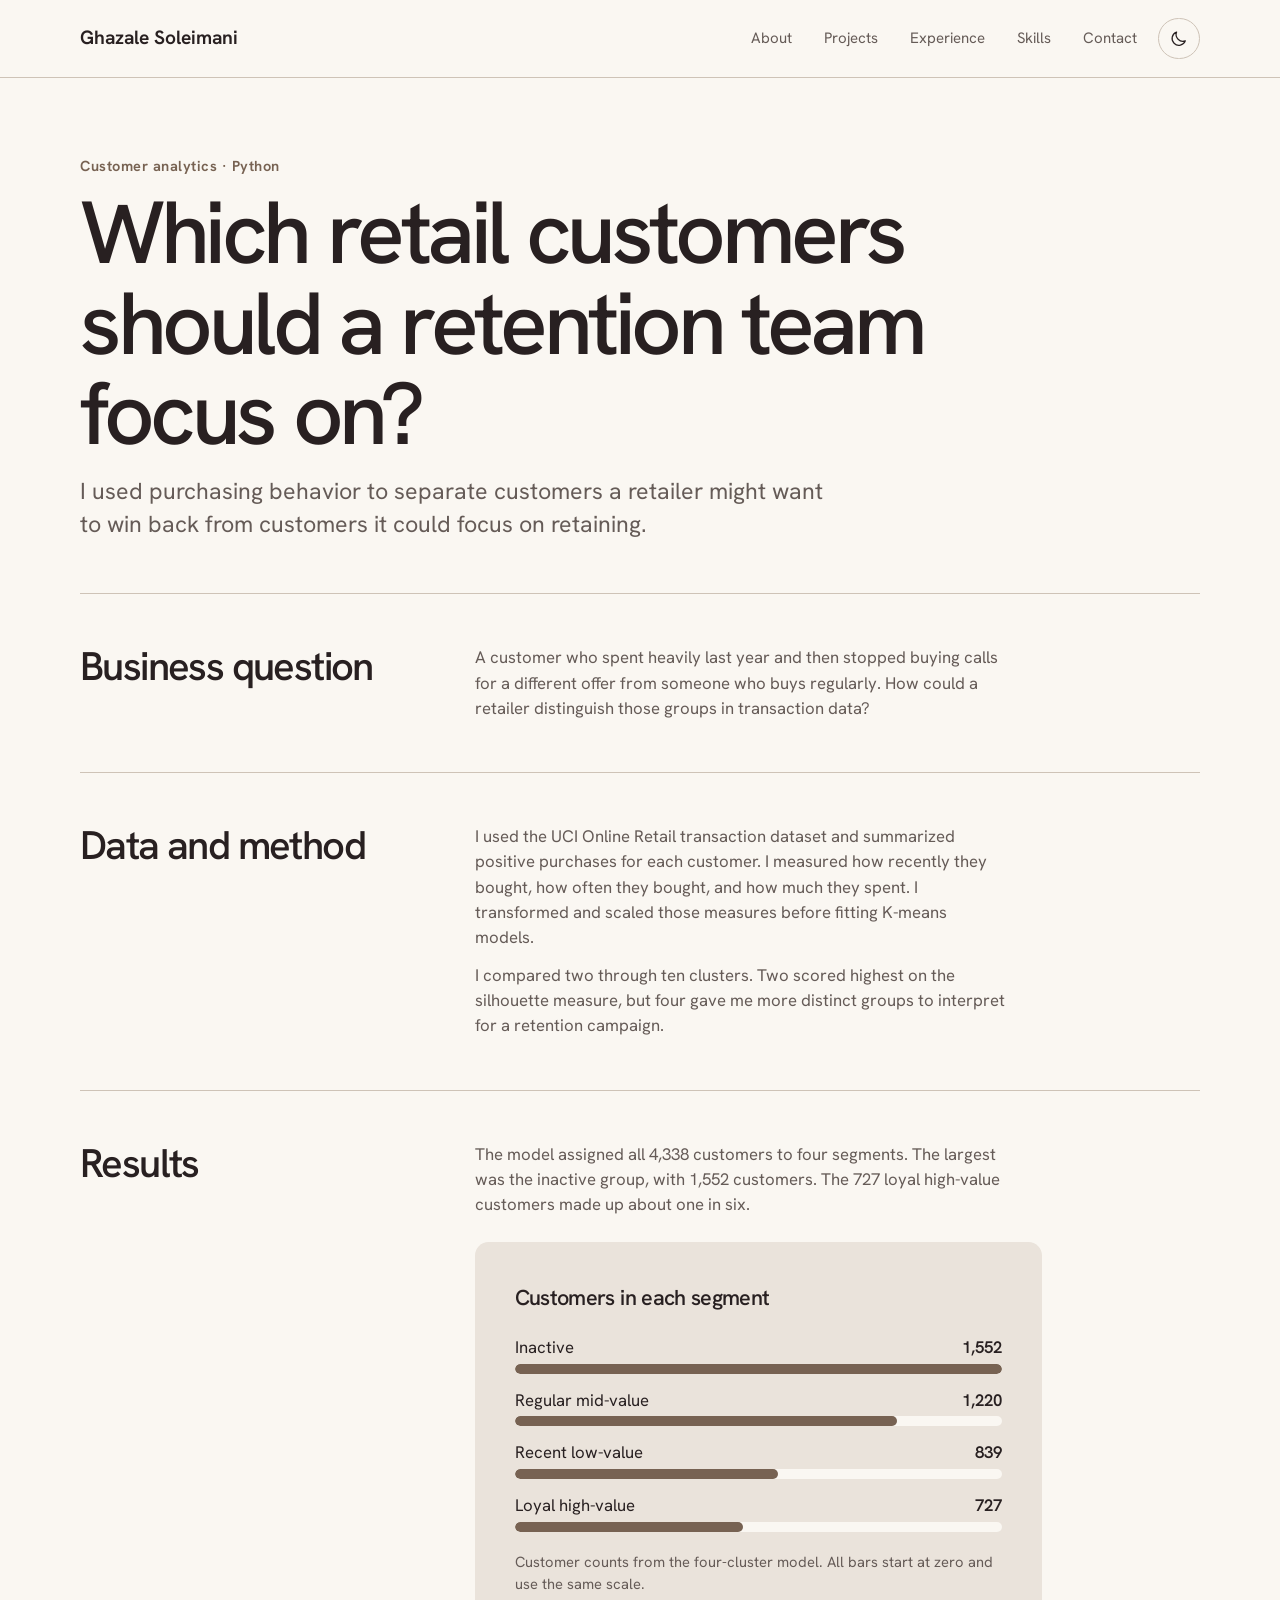
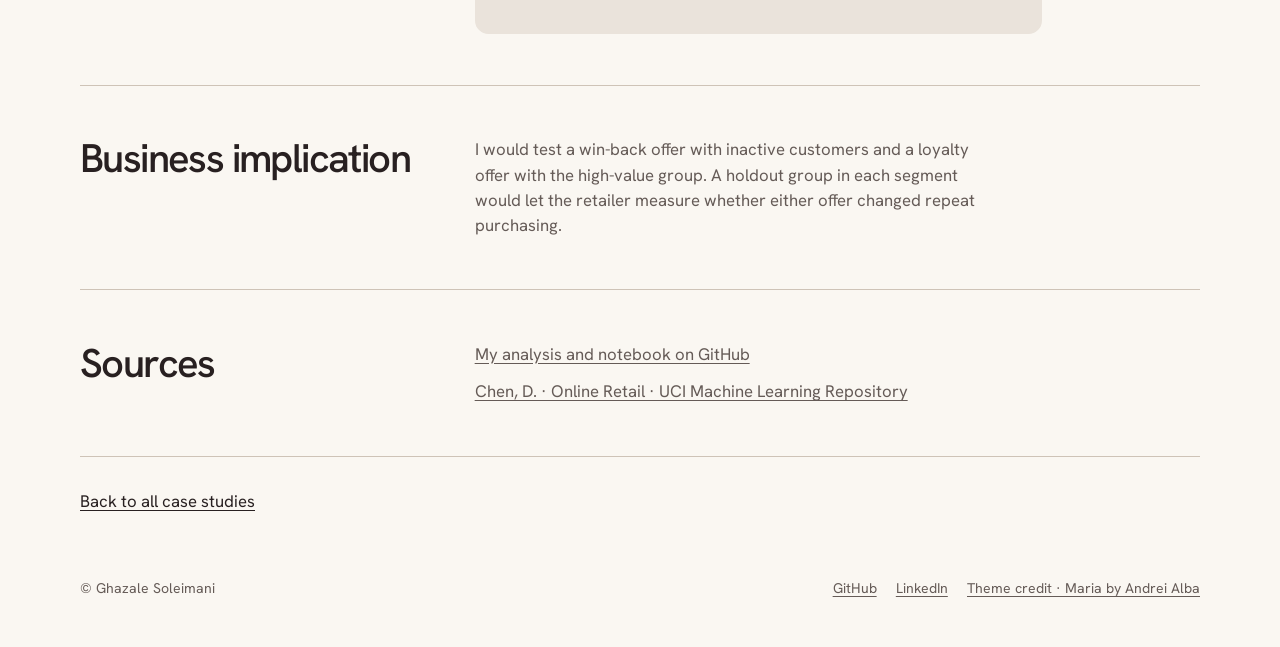
<file: projects/retail-segmentation/index.html>
<!doctype html><html lang="en"><head><meta charset="utf-8"><meta name="viewport" content="width=device-width,initial-scale=1"><title>Which retail customers should a retention team focus on?</title><meta name="description" content="I used purchasing behavior to separate customers a retailer might want to win back from customers it could focus on retaining."><script>try {
  const saved = localStorage.getItem('ghazale-portfolio-mode');
  if (saved === 'dark' || saved === 'light') document.documentElement.dataset.mode = saved;
} catch {}</script><link rel="stylesheet" href="../../assets/style.css"><script defer src="../../assets/theme.js"></script></head><body><a class="skip" href="#main-content">Skip to content</a><header class="top"><div class="shell toolbar"><a class="brand" href="../../index.html">Ghazale Soleimani</a><nav class="links" aria-label="Main navigation"><a href="../../index.html">About</a><a href="../index.html">Projects</a><a href="../../experience/index.html">Experience</a><a href="../../skills/index.html">Skills</a><a href="../../contact/index.html">Contact</a></nav><button type="button" id="theme" aria-label="Switch color mode" title="Switch color mode"><svg viewBox="0 0 24 24" aria-hidden="true"><g id="moon"><path d="M20 15.4A8.8 8.8 0 0 1 8.6 4a8.9 8.9 0 1 0 11.4 11.4Z"/></g><g id="sun" class="hide"><circle cx="12" cy="12" r="4"/><path d="M12 2v2m0 16v2M2 12h2m16 0h2M5 5l1.5 1.5m11 11L19 19M19 5l-1.5 1.5m-11 11L5 19"/></g></svg></button></div></header><main class="shell study" tabindex="-1" id="main-content"><div class="page-head"><p class="eyebrow">Customer analytics · Python</p><h1 tabindex="-1">Which retail customers should a retention team focus on?</h1><p class="intro">I used purchasing behavior to separate customers a retailer might want to win back from customers it could focus on retaining.</p></div><section class="section split"><h2>Business question</h2><div class="study-copy"><p>A customer who spent heavily last year and then stopped buying calls for a different offer from someone who buys regularly. How could a retailer distinguish those groups in transaction data?</p></div></section><section class="section split"><h2>Data and method</h2><div class="study-copy"><p>I used the UCI Online Retail transaction dataset and summarized positive purchases for each customer. I measured how recently they bought, how often they bought, and how much they spent. I transformed and scaled those measures before fitting K-means models.</p><p>I compared two through ten clusters. Two scored highest on the silhouette measure, but four gave me more distinct groups to interpret for a retention campaign.</p></div></section><section class="section split"><h2>Results</h2><div class="study-copy"><p>The model assigned all 4,338 customers to four segments. The largest was the inactive group, with 1,552 customers. The 727 loyal high-value customers made up about one in six.</p><figure class="figure"><h3>Customers in each segment</h3><div class="bar-row"><div class="bar-label"><span>Inactive</span><b>1,552</b></div><div class="bar-track" aria-hidden="true"><div class="bar-fill" style="width:100.000%"></div></div></div><div class="bar-row"><div class="bar-label"><span>Regular mid-value</span><b>1,220</b></div><div class="bar-track" aria-hidden="true"><div class="bar-fill" style="width:78.608%"></div></div></div><div class="bar-row"><div class="bar-label"><span>Recent low-value</span><b>839</b></div><div class="bar-track" aria-hidden="true"><div class="bar-fill" style="width:54.059%"></div></div></div><div class="bar-row"><div class="bar-label"><span>Loyal high-value</span><b>727</b></div><div class="bar-track" aria-hidden="true"><div class="bar-fill" style="width:46.843%"></div></div></div><figcaption>Customer counts from the four-cluster model. All bars start at zero and use the same scale.</figcaption></figure></div></section><section class="section split"><h2>Business implication</h2><div class="study-copy"><p>I would test a win-back offer with inactive customers and a loyalty offer with the high-value group. A holdout group in each segment would let the retailer measure whether either offer changed repeat purchasing.</p></div></section><section class="section split"><h2>Sources</h2><div class="study-copy"><p><a href="https://github.com/ghazalesole/customer-segmentation-rfm-kmeans">My analysis and notebook on GitHub</a></p><p><a href="https://archive.ics.uci.edu/dataset/352/online+retail">Chen, D. · Online Retail · UCI Machine Learning Repository</a></p></div></section><p style="margin:2rem 0"><a class="backlink" href="../index.html">Back to all case studies</a></p></main><footer class="shell"><span>© Ghazale Soleimani</span><div class="foot-links"><a href="https://github.com/ghazalesole">GitHub</a><a href="https://www.linkedin.com/in/ghazale-s/">LinkedIn</a><a href="https://github.com/xocothemes/maria">Theme credit · Maria by Andrei Alba</a></div></footer></body></html>
</file>
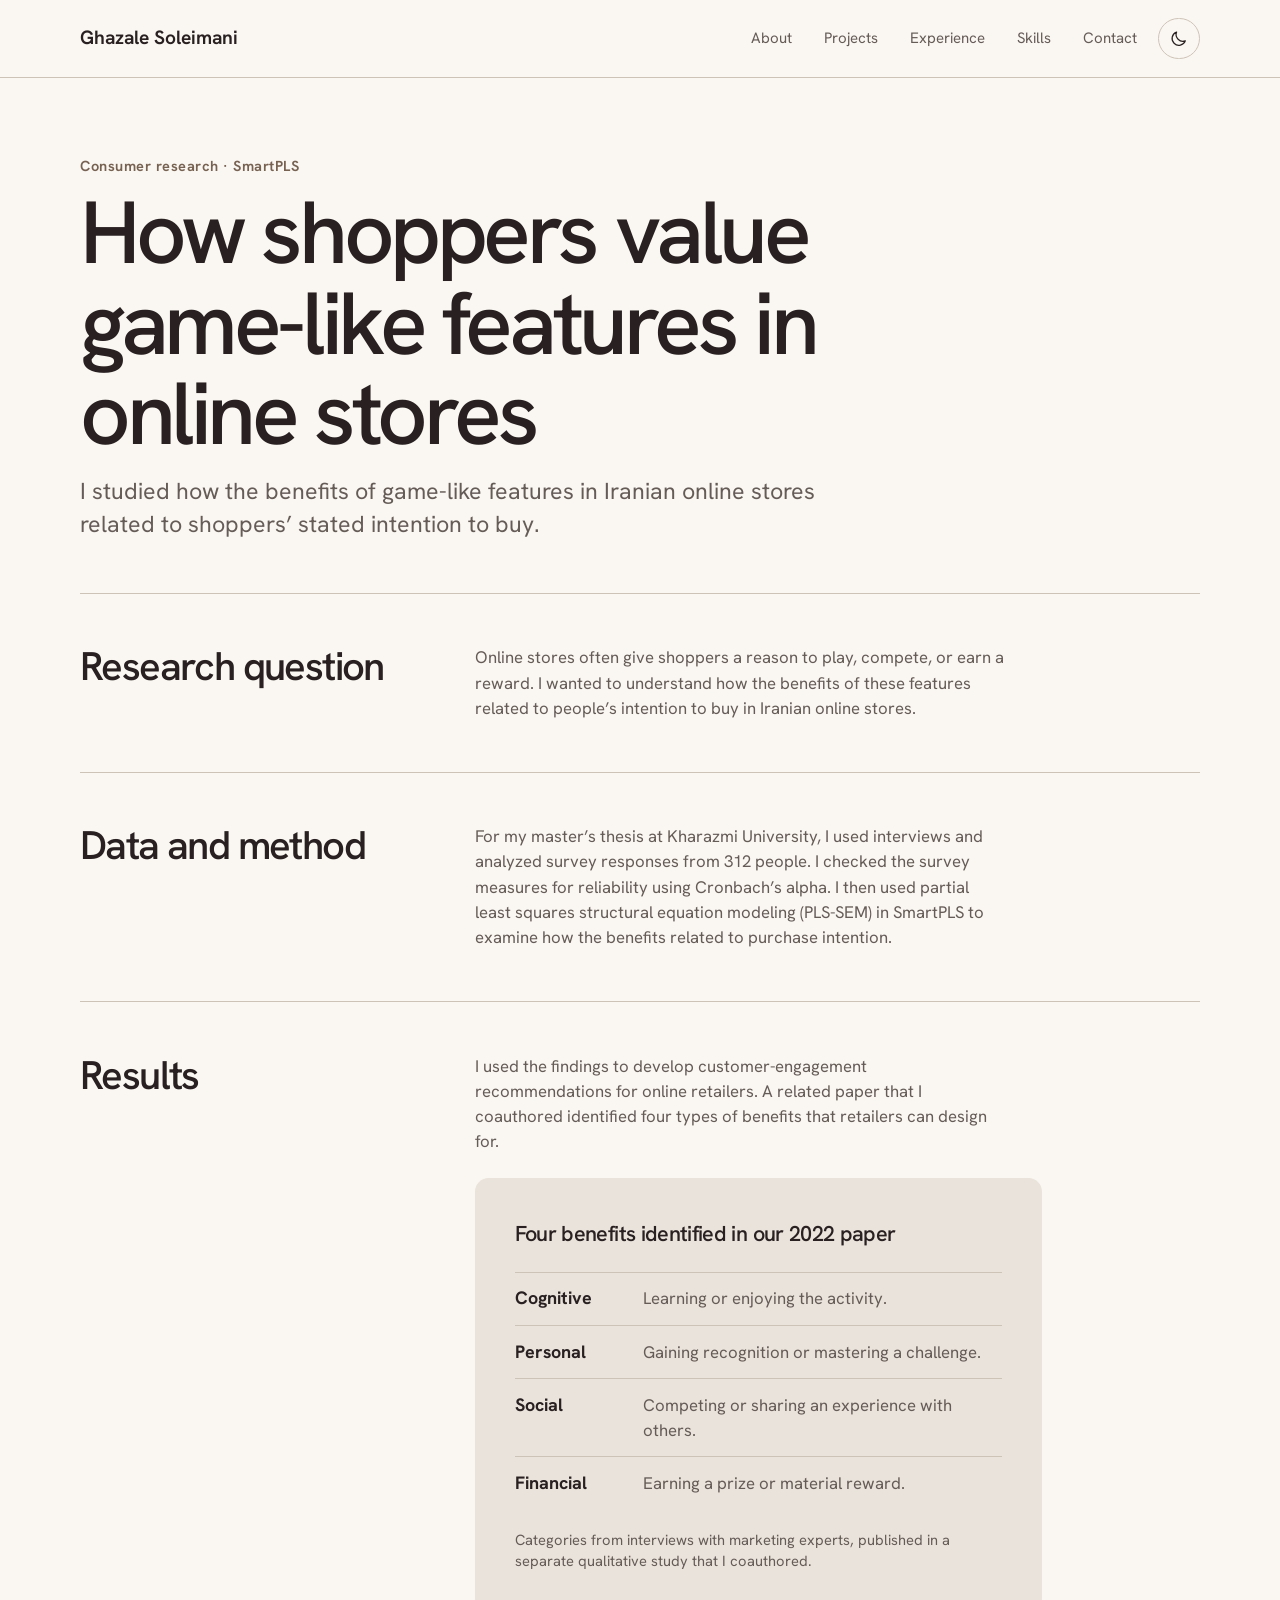
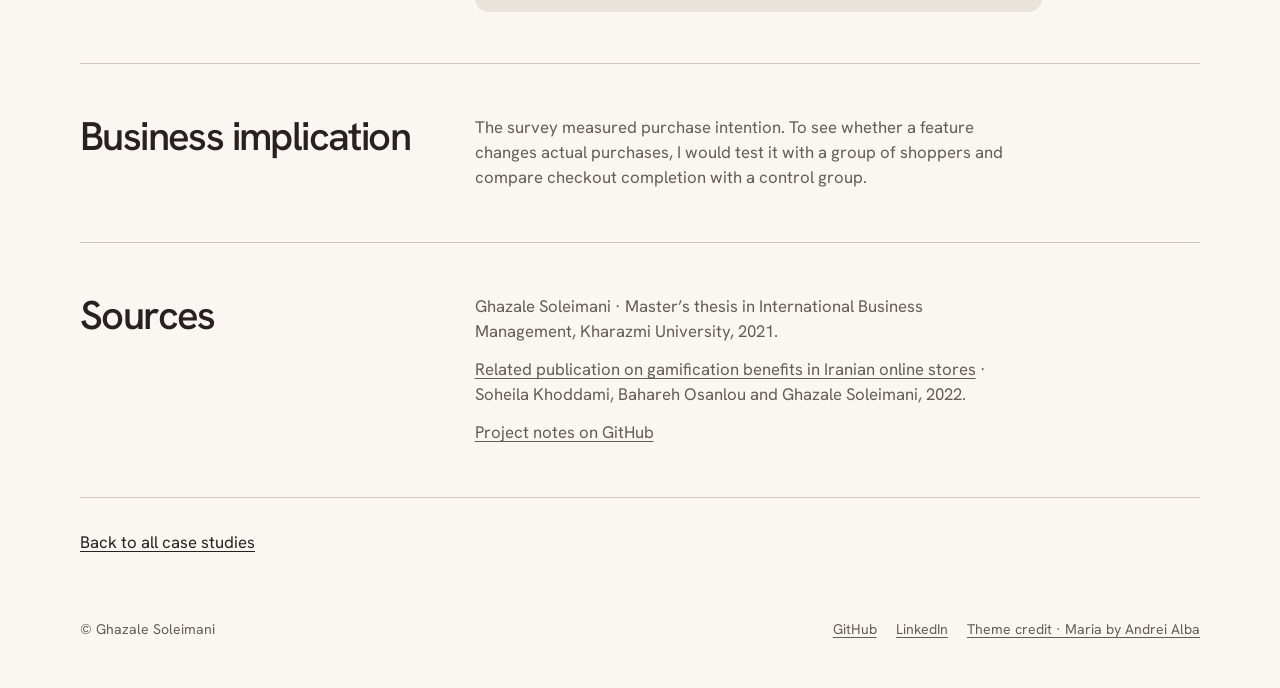
<file: projects/shopping-incentives/index.html>
<!doctype html><html lang="en"><head><meta charset="utf-8"><meta name="viewport" content="width=device-width,initial-scale=1"><title>How shoppers value game-like features in online stores</title><meta name="description" content="I studied how the benefits of game-like features in Iranian online stores related to shoppers’ stated intention to buy."><script>try {
  const saved = localStorage.getItem('ghazale-portfolio-mode');
  if (saved === 'dark' || saved === 'light') document.documentElement.dataset.mode = saved;
} catch {}</script><link rel="stylesheet" href="../../assets/style.css"><script defer src="../../assets/theme.js"></script></head><body><a class="skip" href="#main-content">Skip to content</a><header class="top"><div class="shell toolbar"><a class="brand" href="../../index.html">Ghazale Soleimani</a><nav class="links" aria-label="Main navigation"><a href="../../index.html">About</a><a href="../index.html">Projects</a><a href="../../experience/index.html">Experience</a><a href="../../skills/index.html">Skills</a><a href="../../contact/index.html">Contact</a></nav><button type="button" id="theme" aria-label="Switch color mode" title="Switch color mode"><svg viewBox="0 0 24 24" aria-hidden="true"><g id="moon"><path d="M20 15.4A8.8 8.8 0 0 1 8.6 4a8.9 8.9 0 1 0 11.4 11.4Z"/></g><g id="sun" class="hide"><circle cx="12" cy="12" r="4"/><path d="M12 2v2m0 16v2M2 12h2m16 0h2M5 5l1.5 1.5m11 11L19 19M19 5l-1.5 1.5m-11 11L5 19"/></g></svg></button></div></header><main class="shell study" tabindex="-1" id="main-content"><div class="page-head"><p class="eyebrow">Consumer research · SmartPLS</p><h1 tabindex="-1">How shoppers value game-like features in online stores</h1><p class="intro">I studied how the benefits of game-like features in Iranian online stores related to shoppers’ stated intention to buy.</p></div><section class="section split"><h2>Research question</h2><div class="study-copy"><p>Online stores often give shoppers a reason to play, compete, or earn a reward. I wanted to understand how the benefits of these features related to people’s intention to buy in Iranian online stores.</p></div></section><section class="section split"><h2>Data and method</h2><div class="study-copy"><p>For my master’s thesis at Kharazmi University, I used interviews and analyzed survey responses from 312 people. I checked the survey measures for reliability using Cronbach’s alpha. I then used partial least squares structural equation modeling (PLS-SEM) in SmartPLS to examine how the benefits related to purchase intention.</p></div></section><section class="section split"><h2>Results</h2><div class="study-copy"><p>I used the findings to develop customer-engagement recommendations for online retailers. A related paper that I coauthored identified four types of benefits that retailers can design for.</p><figure class="figure"><h3>Four benefits identified in our 2022 paper</h3><ul class="flow"><li><b>Cognitive</b><span>Learning or enjoying the activity.</span></li><li><b>Personal</b><span>Gaining recognition or mastering a challenge.</span></li><li><b>Social</b><span>Competing or sharing an experience with others.</span></li><li><b>Financial</b><span>Earning a prize or material reward.</span></li></ul><figcaption>Categories from interviews with marketing experts, published in a separate qualitative study that I coauthored.</figcaption></figure></div></section><section class="section split"><h2>Business implication</h2><div class="study-copy"><p>The survey measured purchase intention. To see whether a feature changes actual purchases, I would test it with a group of shoppers and compare checkout completion with a control group.</p></div></section><section class="section split"><h2>Sources</h2><div class="study-copy"><p>Ghazale Soleimani · Master’s thesis in International Business Management, Kharazmi University, 2021.</p><p><a href="https://www.magiran.com/paper/2546340/identifying-the-benefits-of-gamification-of-iranian-online-stores-customers-based-on-the-thematic-analysis-method?lang=en">Related publication on gamification benefits in Iranian online stores</a> · Soheila Khoddami, Bahareh Osanlou and Ghazale Soleimani, 2022.</p><p><a href="https://github.com/ghazalesole/ghazalesole.github.io/tree/HEAD/projects/shopping-incentives">Project notes on GitHub</a></p></div></section><p style="margin:2rem 0"><a class="backlink" href="../index.html">Back to all case studies</a></p></main><footer class="shell"><span>© Ghazale Soleimani</span><div class="foot-links"><a href="https://github.com/ghazalesole">GitHub</a><a href="https://www.linkedin.com/in/ghazale-s/">LinkedIn</a><a href="https://github.com/xocothemes/maria">Theme credit · Maria by Andrei Alba</a></div></footer></body></html>
</file>
<file: assets/style.css>
@font-face{font-family:Hanken;src:url(hanken-grotesk.woff2) format('woff2');font-weight:100 900;font-display:swap}
:root {--paper:#FAF7F2;--surface:#EAE3DB;--ink:#282021;--dim:#655B57;--accent:#776252;--button-ink:#FFFCF8;--rule:#CEC3B7;color-scheme:light}
@media(prefers-color-scheme:dark){:root:not([data-mode="light"]){--paper:#231D1D;--surface:#3B3331;--ink:#F6F1EA;--dim:#D0C5BC;--accent:#C3B3A3;--button-ink:#231D1D;--rule:#62564F;color-scheme:dark}}
:root[data-mode="dark"]{--paper:#231D1D;--surface:#3B3331;--ink:#F6F1EA;--dim:#D0C5BC;--accent:#C3B3A3;--button-ink:#231D1D;--rule:#62564F;color-scheme:dark}
*{box-sizing:border-box}html{scroll-padding-top:5rem}body{margin:0;background:var(--paper);color:var(--ink);font:1.05rem/1.5 Hanken,system-ui,sans-serif}a{color:inherit}button,summary{font:inherit;cursor:pointer}a:focus-visible,button:focus-visible,summary:focus-visible{outline:3px solid var(--accent);outline-offset:4px}
.shell{width:min(70rem,90vw);margin-inline:auto}.top{border-bottom:1px solid var(--rule)}.toolbar{min-height:4.8rem;display:flex;align-items:center;gap:1.35rem;flex-wrap:wrap}.brand{font-weight:650;margin-right:auto;text-decoration:none;font-size:1.2rem}.links{display:flex;align-items:center;gap:clamp(.8rem,2vw,1.8rem)}.links a{font-size:.94rem;text-decoration:none;color:var(--dim)}.links a:hover,footer a:hover{text-decoration:underline}
#theme{border:1px solid var(--rule);border-radius:50%;width:2.6rem;height:2.6rem;display:grid;place-items:center;background:var(--paper);color:var(--ink)}#theme:hover{background:var(--surface)}#theme svg{height:1.15rem;width:1.15rem;stroke:currentColor;fill:none;stroke-width:1.6;stroke-linecap:round;stroke-linejoin:round}.hide,[hidden]{display:none!important}
.hero{display:grid;grid-template-columns:minmax(0,1fr) minmax(15rem,22rem);align-items:center;gap:3rem;padding-block:clamp(3rem,7vw,6.6rem) clamp(2.6rem,5vw,4.6rem)}.school{margin:0 0 1.1rem;color:var(--accent);text-transform:uppercase;font-size:.86rem;letter-spacing:.05em;font-weight:650}h1,h2,h3,p{margin:0}h1{font-size:clamp(4rem,7.5vw,7rem);line-height:.96;letter-spacing:-.056em;font-weight:530}h1 span{color:var(--accent);display:block}.role{font-size:clamp(1.15rem,2vw,1.7rem);line-height:1.28;margin-top:1.9rem;max-width:26ch}.actions{display:flex;gap:.75rem;flex-wrap:wrap;margin-top:1.8rem}.btn{display:inline-flex;align-items:center;justify-content:center;min-height:2.8rem;border-radius:.55rem;padding:.55rem 1.15rem;font-weight:580;text-decoration:none;background:var(--surface);color:var(--ink)}.primary{background:var(--accent);color:var(--button-ink)}.btn:hover{outline:1px solid var(--accent)}.portrait{width:100%;aspect-ratio:4/5;object-fit:cover;object-position:center top;border-radius:1rem;display:block}
.stats{display:grid;grid-template-columns:1.45fr 1fr 1fr;border-top:1px solid var(--rule);border-bottom:1px solid var(--rule);padding-block:2rem}.stats>div{padding-inline:clamp(1rem,3vw,2.9rem);border-left:1px solid var(--rule)}.stats>div:first-child{padding-left:0;border:0}.stats b{display:block;font-size:clamp(1.75rem,3.7vw,3.2rem);line-height:1.05;font-weight:530;letter-spacing:-.045em;color:var(--accent)}.stats .project{color:var(--ink);font-size:clamp(1.25rem,2vw,1.9rem);line-height:1.2}.stats small{display:block;font-size:.9rem;color:var(--dim);margin-top:.45rem}.section{padding-block:clamp(2.75rem,5.5vw,5.3rem);border-bottom:1px solid var(--rule)}.split{display:grid;grid-template-columns:1fr 2fr;gap:2rem}.section h2{font-size:clamp(1.8rem,3.4vw,3rem);line-height:1.07;letter-spacing:-.04em;font-weight:550}.section p{max-width:59ch;color:var(--dim)}.section h3{font-weight:550;letter-spacing:-.03em;font-size:1.45rem}.tags{display:flex;gap:.5rem;flex-wrap:wrap}.tags span{background:var(--surface);border-radius:.5rem;padding:.4rem .85rem}.case figure{margin:1.5rem 0 0;max-width:50rem}.case img{display:block;width:100%;border-radius:.6rem}.case figcaption{margin-top:.6rem;color:var(--dim);font-size:.85rem}footer{padding:2rem 0 3rem;color:var(--dim);font-size:.88rem}
@media(max-width:720px){.toolbar{padding-block:.75rem;gap:.6rem}.links{order:3;flex-basis:100%;justify-content:space-between;gap:.25rem}.links a{font-size:.83rem;padding-block:.3rem}.hero{grid-template-columns:minmax(0,1fr) 30%;gap:1rem;padding-block:2.4rem}.hero h1{font-size:clamp(2.55rem,8.4vw,4.5rem)}.school{font-size:.73rem;margin-bottom:.7rem}.role{font-size:1.1rem;margin-top:1rem}.actions{margin-top:1.2rem;gap:.35rem}.btn{font-size:.88rem;padding:.4rem .7rem;min-height:2.5rem}.stats{grid-template-columns:1fr 1fr;row-gap:1.2rem;padding-block:1.3rem}.stats>div:first-child{grid-column:1/-1}.stats>div:nth-child(2){padding-left:0;border:0}.split{grid-template-columns:1fr;gap:1rem}}
.hero{border-bottom:1px solid var(--rule)}.layout-note{margin-top:.6rem}.work-list{margin-top:1.75rem;border-top:1px solid var(--rule)}.project-row{display:flex;align-items:center;justify-content:space-between;padding:1.5rem .3rem;gap:1rem;text-decoration:none;border-bottom:1px solid var(--rule);font-size:clamp(1.3rem,3vw,2rem)}.project-row small{font-size:.96rem;text-decoration:underline;text-underline-offset:.25em;color:var(--accent)}.project-row:hover{background:var(--surface)}.detail-head{padding-block:3rem;border-bottom:1px solid var(--rule)}.detail-head h1{margin-top:2.5rem}.detail-head p{margin-top:1rem;color:var(--dim)}.detail-head a{text-underline-offset:.25em}.line-sample{align-self:center}.line-sample i{display:block;height:.7rem;background:var(--surface);border-radius:1rem;margin:.55rem 0;width:84%}.line-sample i+i{width:57%}.visual-slot{margin:2rem 0 0;display:grid;place-items:center;min-height:clamp(11rem,25vw,19rem);border:1px dashed var(--rule);border-radius:.8rem;color:var(--dim);background:var(--surface)}.project-screen h2{font-size:clamp(1.45rem,2.8vw,2.3rem)}.project-screen .section{padding-block:2.3rem} .profile-copy{max-width:64ch}.profile-copy p+p{margin-top:.85rem}.profile-copy h3:not(:first-child){margin-top:1.75rem}.profile-copy h3+p,.profile-copy h3+.tags{margin-top:.65rem}.profile-copy .period{margin-top:.3rem;font-size:.94rem;color:var(--dim)}.profile-copy .tags{row-gap:.5rem}.credentials{list-style:none;padding:0;margin:.35rem 0 0}.credentials li{padding:.75rem 0;border-bottom:1px solid var(--rule)}.credentials a{text-underline-offset:.22em;text-decoration-thickness:1px}.credentials span{display:block;color:var(--dim);font-size:.9rem;margin-top:.22rem}.profile-copy .actions{margin-top:1.2rem}
.skip{position:absolute;top:-8rem;left:1rem;background:var(--paper);color:var(--ink);padding:.7rem;z-index:4}.skip:focus{top:.5rem}
.portrait{height:auto}
nav a[aria-current=page]{color:var(--ink);text-decoration:underline;text-underline-offset:.35em}
.links{gap:clamp(.8rem,2.5vw,2.2rem)}
.eyebrow{margin:0 0 .75rem;color:var(--accent);font-size:.91rem;font-weight:650;letter-spacing:.035em}
.role{max-width:35ch}.actions{column-gap:.7rem}
.intro{font-size:clamp(1.15rem,2vw,1.45rem);line-height:1.45;color:var(--dim);max-width:59ch}
.work-list{border:0;margin-top:1.6rem}.work-entry{display:grid;grid-template-columns: minmax(0,1.5fr) minmax(12rem,.75fr);gap:2.5rem;border-top:1px solid var(--rule);padding:2.2rem 0;align-items:center;color:inherit;text-decoration:none}
.work-entry:last-child{padding-bottom:.3rem}.work-entry:hover h3,.work-entry:focus-visible h3{text-decoration:underline;text-underline-offset:.15em;text-decoration-thickness:1px}
.work-entry h3{font-size:clamp(1.6rem,3.2vw,2.6rem);line-height:1.1;margin-bottom:.55rem;font-weight:550}
.work-entry .summary{max-width:53ch;color:var(--dim)}.work-entry .meta{display:inline-block;color:var(--accent);margin-bottom:.6rem;font-size:.9rem}
.result-tile{background:var(--surface);padding:1.35rem 1.5rem;border-radius:.75rem;min-height:6.5rem;display:flex;flex-direction:column;justify-content:center}
.result-tile strong{color:var(--ink);font-size:clamp(2rem,4.1vw,3.4rem);font-weight:550;line-height:.98;letter-spacing:-.05em}.result-tile span{font-size:.95rem;color:var(--dim);margin-top:.4rem}
.page-head{padding:clamp(2.5rem,6vw,5.5rem) 0 clamp(2rem,4vw,4rem);border-bottom:1px solid var(--rule)}.page-head h1{font-size:clamp(2.9rem,6.9vw,5.9rem);line-height:1.02;max-width:18ch;letter-spacing:-.05em;margin:.2rem 0 1rem}
.study .section,.about .section{padding-block:clamp(2rem,4vw,3.2rem)}.study .section h2,.about .section h2{font-size:clamp(1.7rem,3.4vw,2.5rem)}
.study-copy{max-width:63ch}.study-copy p+p,.profile-copy p+p{margin-top:.8rem}.study-copy a,.backlink,.foot-links a,.profile-copy a:not(.btn){text-underline-offset:.2em}
.figure{padding:clamp(1rem,3.5vw,2.5rem);background:var(--surface);border-radius:.85rem;margin:1.5rem 0 0}
.figure h3{margin:0 0 1.3rem!important;font-size:1.35rem}.figure figcaption{margin-top:1.2rem;font-size:.92rem;line-height:1.45;color:var(--dim)}
.bar-row+.bar-row{margin-top:.87rem}.bar-label{display:flex;justify-content:space-between;align-items:baseline;gap:.5rem;margin-bottom:.23rem}.bar-label b{font-weight:600;font-variant-numeric:tabular-nums}.bar-track{width:100%;height:.63rem;background:var(--paper);border-radius:10rem;overflow:hidden}.bar-fill{height:100%;background:var(--accent);border-radius:10rem}
.finding{border-left:3px solid var(--accent);padding:.2rem 0 .2rem 1rem;margin:1.3rem 0 0;font-size:1.13rem;line-height:1.45;color:var(--ink)}
.flow{list-style:none;padding:0;margin:0}.flow li{display:grid;grid-template-columns:7rem minmax(0,1fr);gap:1rem;padding:.8rem 0;border-top:1px solid var(--rule);align-items:baseline}.flow b{font-size:1.12rem;color:var(--ink)}.flow span{color:var(--dim)}.flow .focus{border-left:3px solid var(--accent);padding-left:.7rem}.flow .focus b{font-size:1.5rem;line-height:1.12}
.note{font-size:.95rem;color:var(--dim)}.school-list{margin:0;padding:0;list-style:none}.school-list li+li{margin-top:1.25rem}.school-list strong{display:block;font-size:1.14rem;font-weight:600}.school-list span{color:var(--dim)}footer{display:flex;justify-content:space-between;flex-wrap:wrap;gap:.5rem 1.5rem}.foot-links{display:flex;gap:1.2rem;flex-wrap:wrap}
@media(max-width:720px){.links{order:0;flex-basis:auto}.toolbar{gap:.85rem}.links a{font-size:.9rem}.shell{width:90vw}.work-entry{grid-template-columns:minmax(0,1fr) 7.5rem;gap:.8rem}.result-tile{min-height:5rem;padding:.8rem}.result-tile span{font-size:.84rem}.hero{grid-template-columns:minmax(0,1fr) minmax(7.1rem,32%)}}
@media(max-width:470px){.toolbar{justify-content:space-between;gap:.4rem}.brand{font-size:1rem}.links{gap:.65rem}.links a{font-size:.85rem}#theme{height:2.2rem;width:2.2rem}.hero{display:flex;flex-direction:column-reverse;align-items:flex-start;gap:1.4rem}.portrait{width:min(52vw,13rem);max-height:14rem;object-position:center 28%}.hero h1{font-size:clamp(3.3rem,11.7vw,4.5rem)}.hero .role{max-width:29ch}.work-entry{grid-template-columns:1fr}.result-tile{background:transparent;padding:0;min-height:0;display:inline;line-height:1.4}.result-tile strong{font-size:1.12rem;letter-spacing:0}.result-tile span{margin-left:.3rem;font-size:1rem}.flow li{grid-template-columns:5.5rem minmax(0,1fr);gap:.65rem}}
@media(max-width:350px){.links{order:3;flex-basis:100%;justify-content:flex-start;gap:1.25rem}}
@media print{.top,.actions,.backlink,.skip{display:none}.section{break-inside:avoid}.shell{width:96%}body{background:white;color:#222}}

.about-intro{max-width:63ch;margin-top:1.1rem;color:var(--dim);font-size:1.1rem;line-height:1.55}
@media(max-width:720px){.toolbar .links{order:3;flex-basis:100%;justify-content:space-between;gap:.4rem;flex-wrap:wrap}}
</file>
